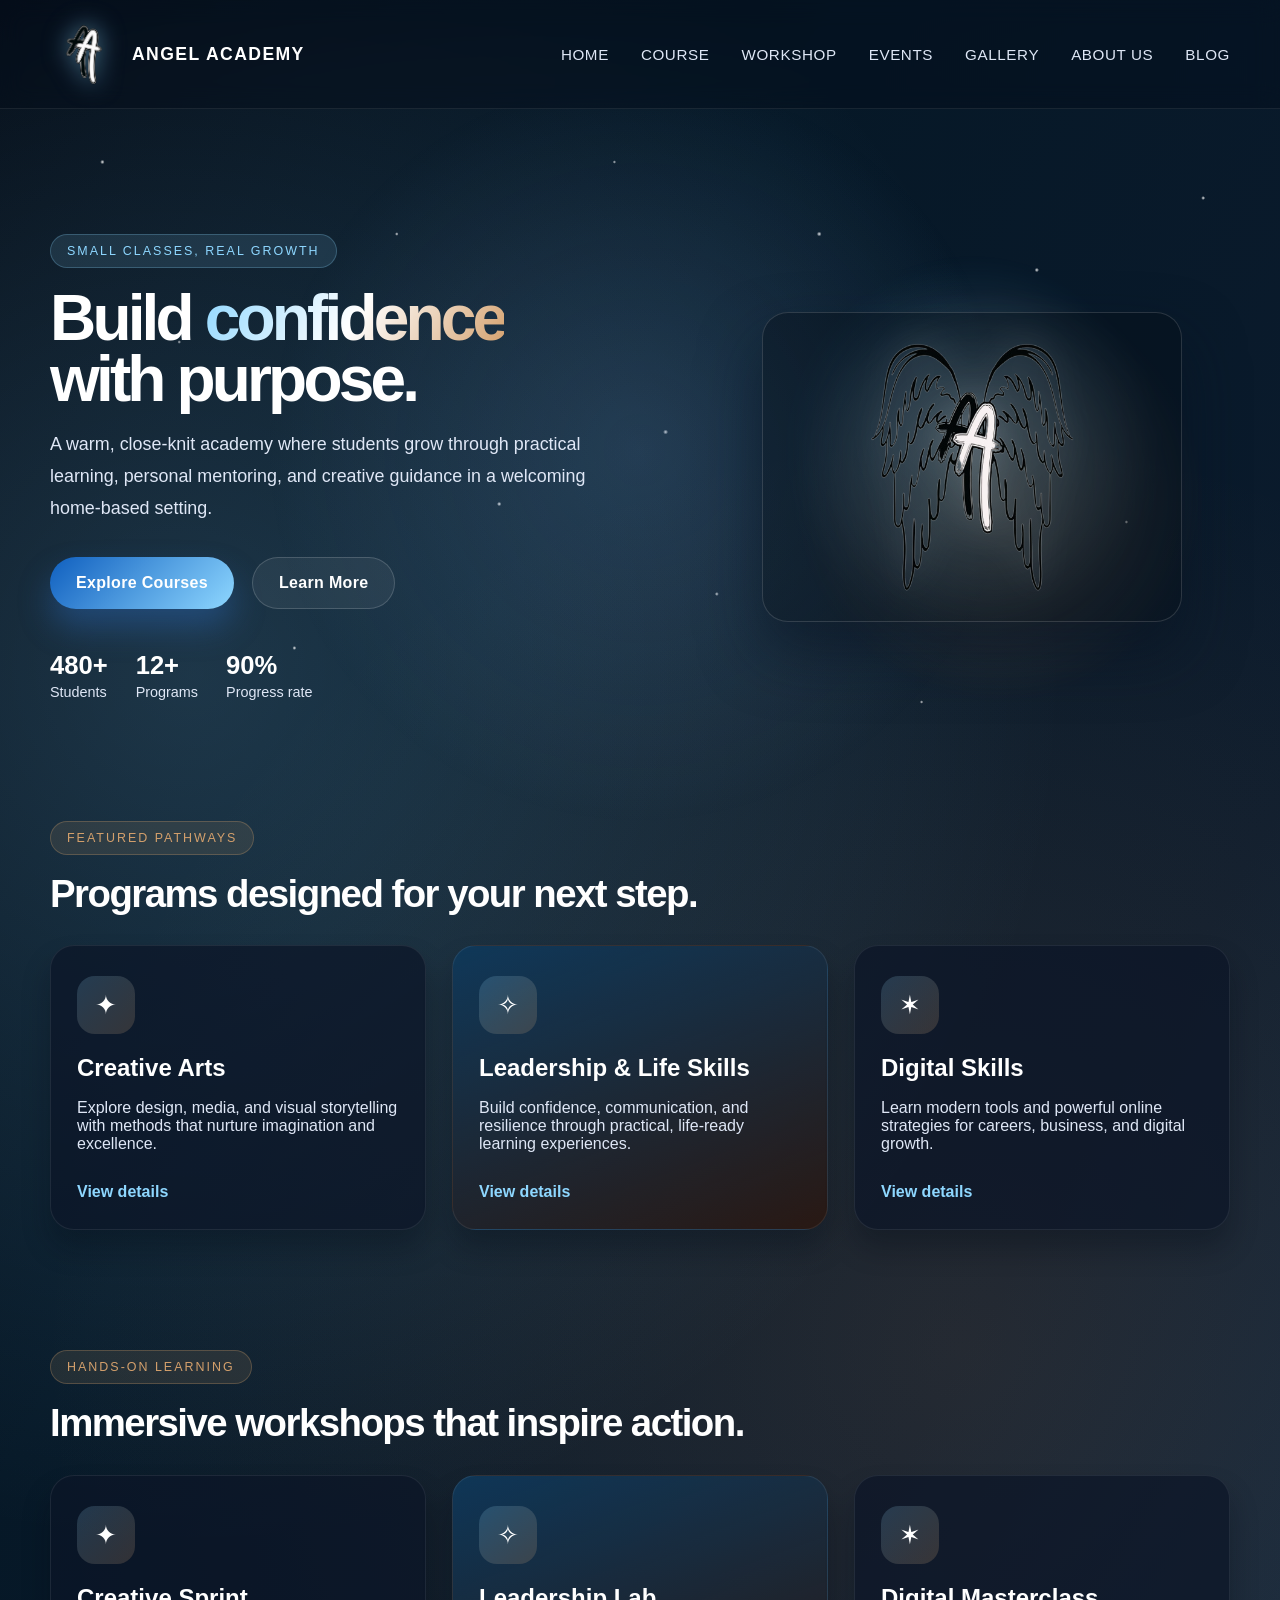
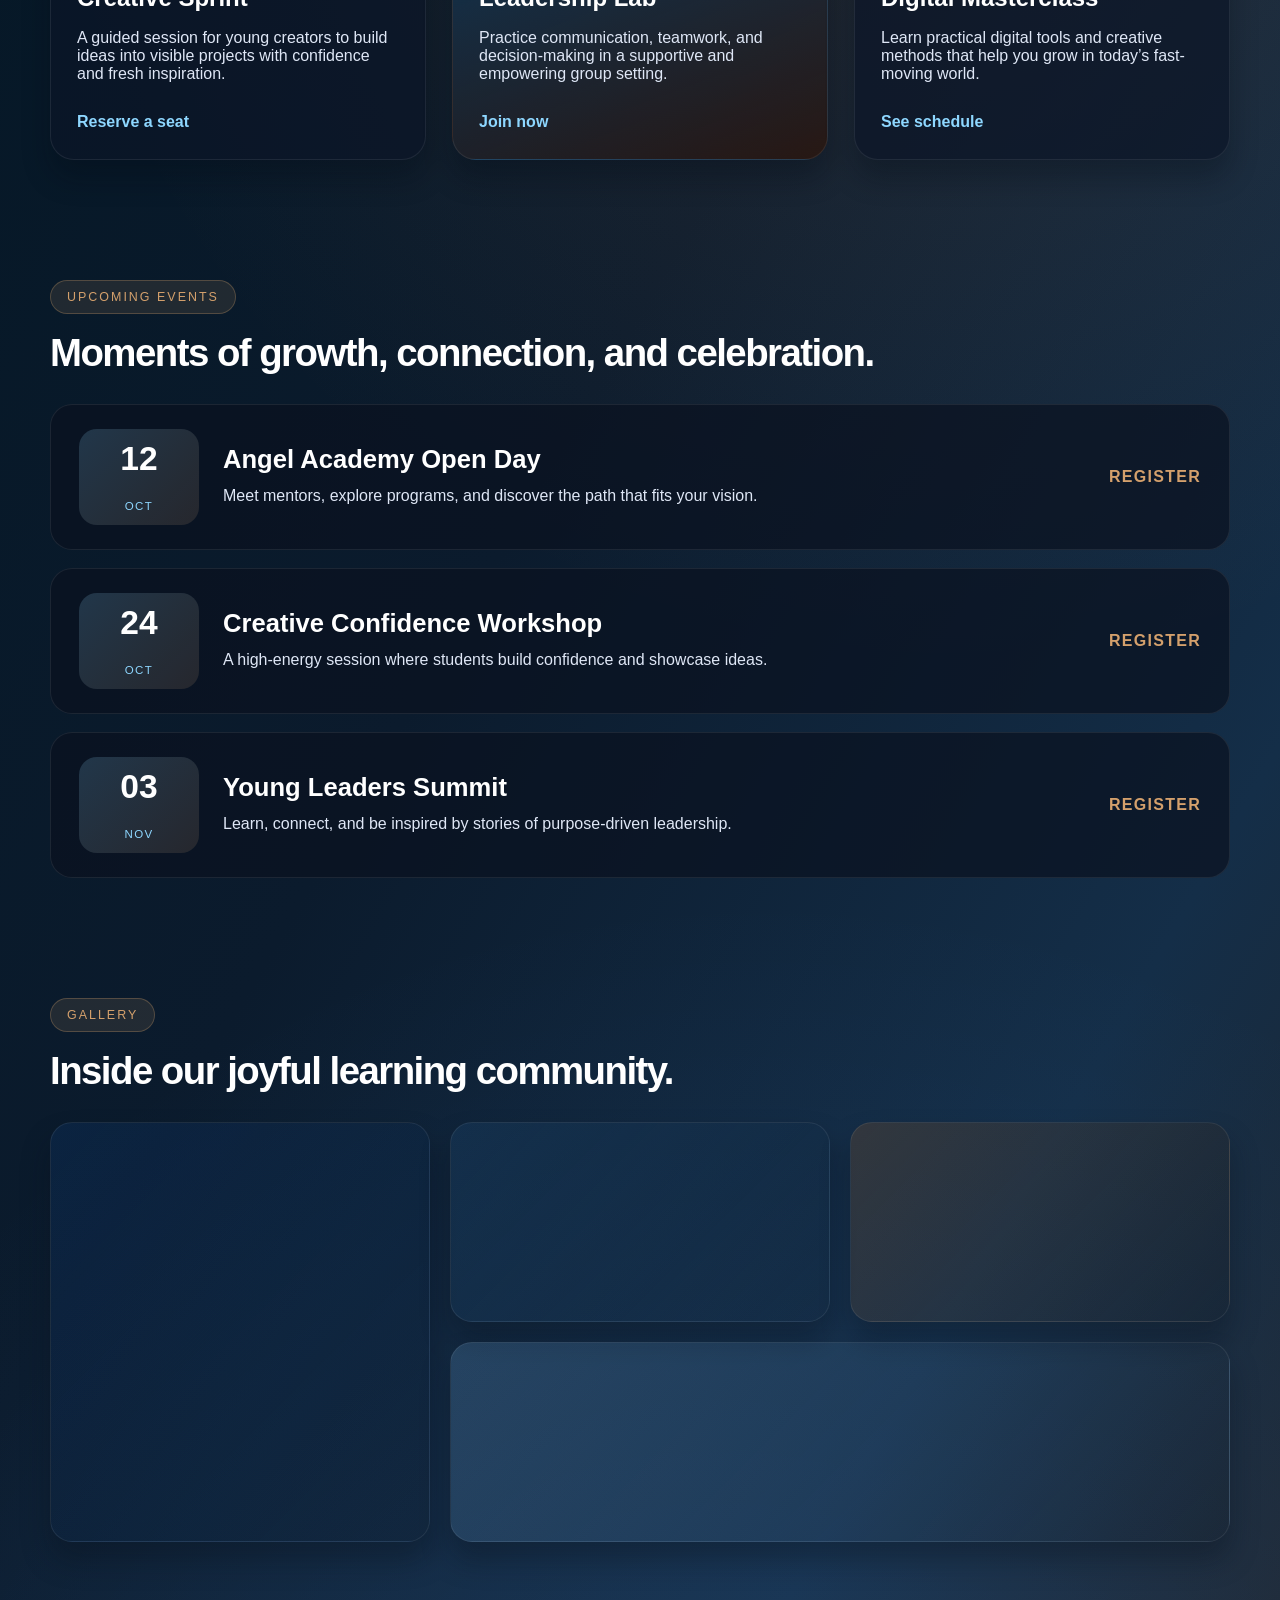
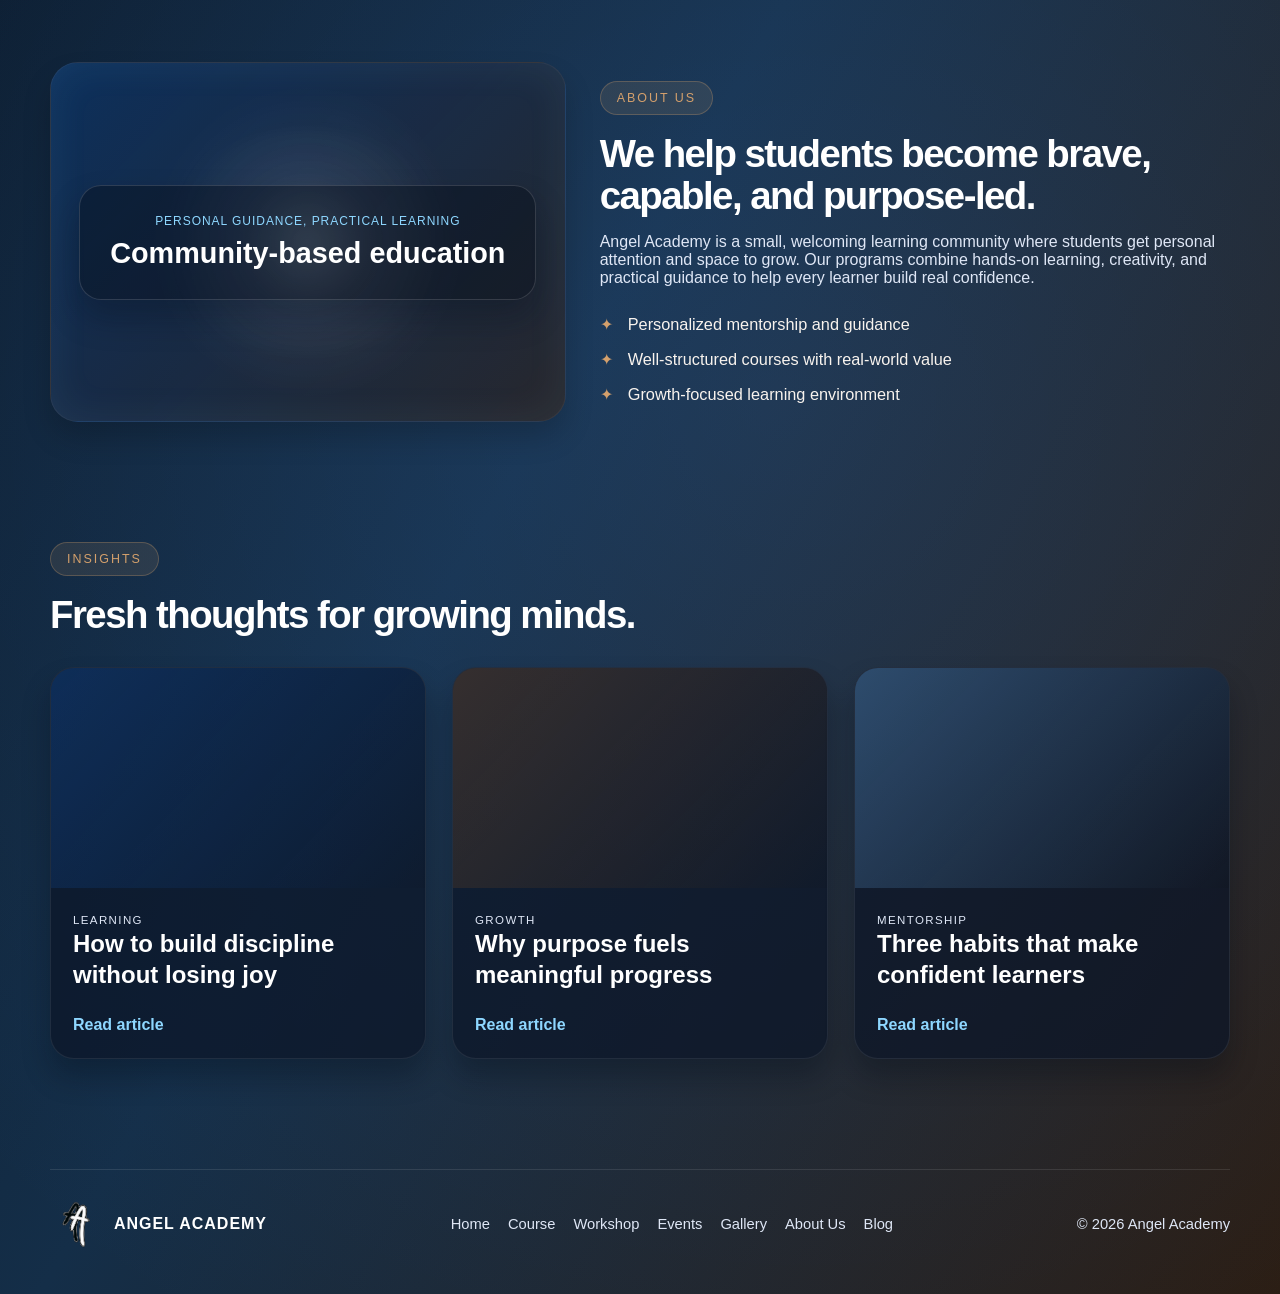
<file: index.html>
<!DOCTYPE html>
<html lang="en">
  <head>
    <meta charset="UTF-8" />
    <meta name="viewport" content="width=device-width, initial-scale=1.0" />
    <title>Angel Academy</title>
    <meta
      name="description"
      content="Angel Academy is a small, welcoming learning community focused on confidence, creativity, and practical growth."
    />
    <link rel="icon" type="image/png" href="Assets/AngelAcademyLOgoSmall.png" />
    <link rel="stylesheet" href="style.css" />
  </head>
  <body>
    <div class="page-shell">
      <header class="site-header">
        <div class="container nav-wrap">
          <a href="#home" class="brand" aria-label="Angel Academy home">
            <img src="Assets/AngelAcademyLOgoSmall.png" alt="Angel Academy logo" />
            <span>Angel Academy</span>
          </a>

          <nav class="main-nav" aria-label="Main navigation">
            <a href="#home">Home</a>
            <a href="#course">Course</a>
            <a href="#workshop">Workshop</a>
            <a href="#events">Events</a>
            <a href="gallery.html">Gallery</a>
            <a href="#about">About Us</a>
            <a href="#blog">Blog</a>
          </nav>
        </div>
        <div></div>
      </header>

      <main id="home">
        <section class="hero">
          <div class="container hero-grid">
            <div class="hero-copy">
              <span class="eyebrow">Small classes, real growth</span>
              <h1>
                Build <span class="gradient-text">confidence</span><br />
                with purpose.
              </h1>
              <p>
                A warm, close-knit academy where students grow through practical
                learning, personal mentoring, and creative guidance in a welcoming
                home-based setting.
              </p>

              <div class="hero-actions">
                <a class="primary-btn" href="#course">Explore Courses</a>
                <a class="secondary-btn" href="#about">Learn More</a>
              </div>

              <div class="stat-row" aria-label="Academy statistics">
                <div>
                  <strong>480+</strong>
                  <span>Students</span>
                </div>
                <div>
                  <strong>12+</strong>
                  <span>Programs</span>
                </div>
                <div>
                  <strong>90%</strong>
                  <span>Progress rate</span>
                </div>
              </div>
            </div>

            <div class="hero-visual" aria-label="Angel Academy branding illustration">
              <div class="halo halo-one"></div>
              <div class="halo halo-two"></div>
              <div class="logo-panel">
                <img src="Assets/AngelAcademyLOgo.png" alt="Angel Academy winged logo" />
              </div>
            </div>
          </div>
        </section>

        <section class="featured" id="course">
          <div class="container">
            <div class="section-heading">
              <span class="eyebrow eyebrow-alt">Featured pathways</span>
              <h2>Programs designed for your next step.</h2>
            </div>

            <div class="card-grid three-up">
              <article class="info-card">
                <div class="card-icon">✦</div>
                <h3>Creative Arts</h3>
                <p>
                  Explore design, media, and visual storytelling with methods that nurture
                  imagination and excellence.
                </p>
                <a href="#">View details</a>
              </article>

              <article class="info-card accent-card">
                <div class="card-icon">✧</div>
                <h3>Leadership & Life Skills</h3>
                <p>
                  Build confidence, communication, and resilience through practical, life-ready
                  learning experiences.
                </p>
                <a href="#">View details</a>
              </article>

              <article class="info-card">
                <div class="card-icon">✶</div>
                <h3>Digital Skills</h3>
                <p>
                  Learn modern tools and powerful online strategies for careers, business, and
                  digital growth.
                </p>
                <a href="#">View details</a>
              </article>
            </div>
          </div>
        </section>

        <section class="workshop" id="workshop">
          <div class="container">
            <div class="section-heading">
              <span class="eyebrow eyebrow-alt">Hands-on learning</span>
              <h2>Immersive workshops that inspire action.</h2>
            </div>

            <div class="card-grid three-up">
              <article class="info-card">
                <div class="card-icon">✦</div>
                <h3>Creative Sprint</h3>
                <p>
                  A guided session for young creators to build ideas into visible projects with
                  confidence and fresh inspiration.
                </p>
                <a href="#">Reserve a seat</a>
              </article>

              <article class="info-card accent-card">
                <div class="card-icon">✧</div>
                <h3>Leadership Lab</h3>
                <p>
                  Practice communication, teamwork, and decision-making in a supportive and
                  empowering group setting.
                </p>
                <a href="#">Join now</a>
              </article>

              <article class="info-card">
                <div class="card-icon">✶</div>
                <h3>Digital Masterclass</h3>
                <p>
                  Learn practical digital tools and creative methods that help you grow in today’s
                  fast-moving world.
                </p>
                <a href="#">See schedule</a>
              </article>
            </div>
          </div>
        </section>

        <section class="events" id="events">
          <div class="container">
            <div class="section-heading">
              <span class="eyebrow eyebrow-alt">Upcoming events</span>
              <h2>Moments of growth, connection, and celebration.</h2>
            </div>

            <div class="event-list">
              <div class="event-item">
                <div class="event-date">
                  <strong>12</strong>
                  <span>Oct</span>
                </div>
                <div class="event-details">
                  <h3>Angel Academy Open Day</h3>
                  <p>Meet mentors, explore programs, and discover the path that fits your vision.</p>
                </div>
                <a href="#">Register</a>
              </div>

              <div class="event-item">
                <div class="event-date">
                  <strong>24</strong>
                  <span>Oct</span>
                </div>
                <div class="event-details">
                  <h3>Creative Confidence Workshop</h3>
                  <p>A high-energy session where students build confidence and showcase ideas.</p>
                </div>
                <a href="#">Register</a>
              </div>

              <div class="event-item">
                <div class="event-date">
                  <strong>03</strong>
                  <span>Nov</span>
                </div>
                <div class="event-details">
                  <h3>Young Leaders Summit</h3>
                  <p>Learn, connect, and be inspired by stories of purpose-driven leadership.</p>
                </div>
                <a href="#">Register</a>
              </div>
            </div>
          </div>
        </section>

        <section class="gallery" id="gallery">
          <div class="container">
            <div class="section-heading">
              <span class="eyebrow eyebrow-alt">Gallery</span>
              <h2>Inside our joyful learning community.</h2>
            </div>

            <div class="gallery-grid">
              <div class="gallery-item tall image-g1"></div>
              <div class="gallery-item image-g2"></div>
              <div class="gallery-item image-g3"></div>
              <div class="gallery-item wide image-g4"></div>
            </div>
          </div>
        </section>

        <section class="about" id="about">
          <div class="container about-grid">
            <div class="about-visual">
              <div class="mini-panel">
                <span>Personal guidance, practical learning</span>
                <strong>Community-based education</strong>
              </div>
            </div>

            <div class="about-copy">
              <span class="eyebrow eyebrow-alt">About us</span>
              <h2>We help students become brave, capable, and purpose-led.</h2>
              <p>
                Angel Academy is a small, welcoming learning community where students get
                personal attention and space to grow. Our programs combine hands-on
                learning, creativity, and practical guidance to help every learner build
                real confidence.
              </p>

              <ul class="feature-list">
                <li>Personalized mentorship and guidance</li>
                <li>Well-structured courses with real-world value</li>
                <li>Growth-focused learning environment</li>
              </ul>
            </div>
          </div>
        </section>

        <section class="blog" id="blog">
          <div class="container">
            <div class="section-heading">
              <span class="eyebrow eyebrow-alt">Insights</span>
              <h2>Fresh thoughts for growing minds.</h2>
            </div>

            <div class="card-grid three-up">
              <article class="blog-card">
                <div class="blog-image image-one"></div>
                <div class="blog-copy">
                  <span>Learning</span>
                  <h3>How to build discipline without losing joy</h3>
                  <a href="#">Read article</a>
                </div>
              </article>

              <article class="blog-card">
                <div class="blog-image image-two"></div>
                <div class="blog-copy">
                  <span>Growth</span>
                  <h3>Why purpose fuels meaningful progress</h3>
                  <a href="#">Read article</a>
                </div>
              </article>

              <article class="blog-card">
                <div class="blog-image image-three"></div>
                <div class="blog-copy">
                  <span>Mentorship</span>
                  <h3>Three habits that make confident learners</h3>
                  <a href="#">Read article</a>
                </div>
              </article>
            </div>
          </div>
        </section>
      </main>

      <footer class="site-footer">
        <div class="container footer-wrap">
          <div class="footer-brand">
            <img src="Assets/AngelAcademyLOgoSmall.png" alt="Angel Academy logo" />
            <p>Angel Academy</p>
          </div>
          <div class="footer-links">
            <a href="#home">Home</a>
            <a href="#course">Course</a>
            <a href="#workshop">Workshop</a>
            <a href="#events">Events</a>
            <a href="#gallery">Gallery</a>
            <a href="#about">About Us</a>
            <a href="#blog">Blog</a>
          </div>
          <p class="copyright">© 2026 Angel Academy</p>
        </div>
      </footer>
    </div>
  </body>
</html>
</file>
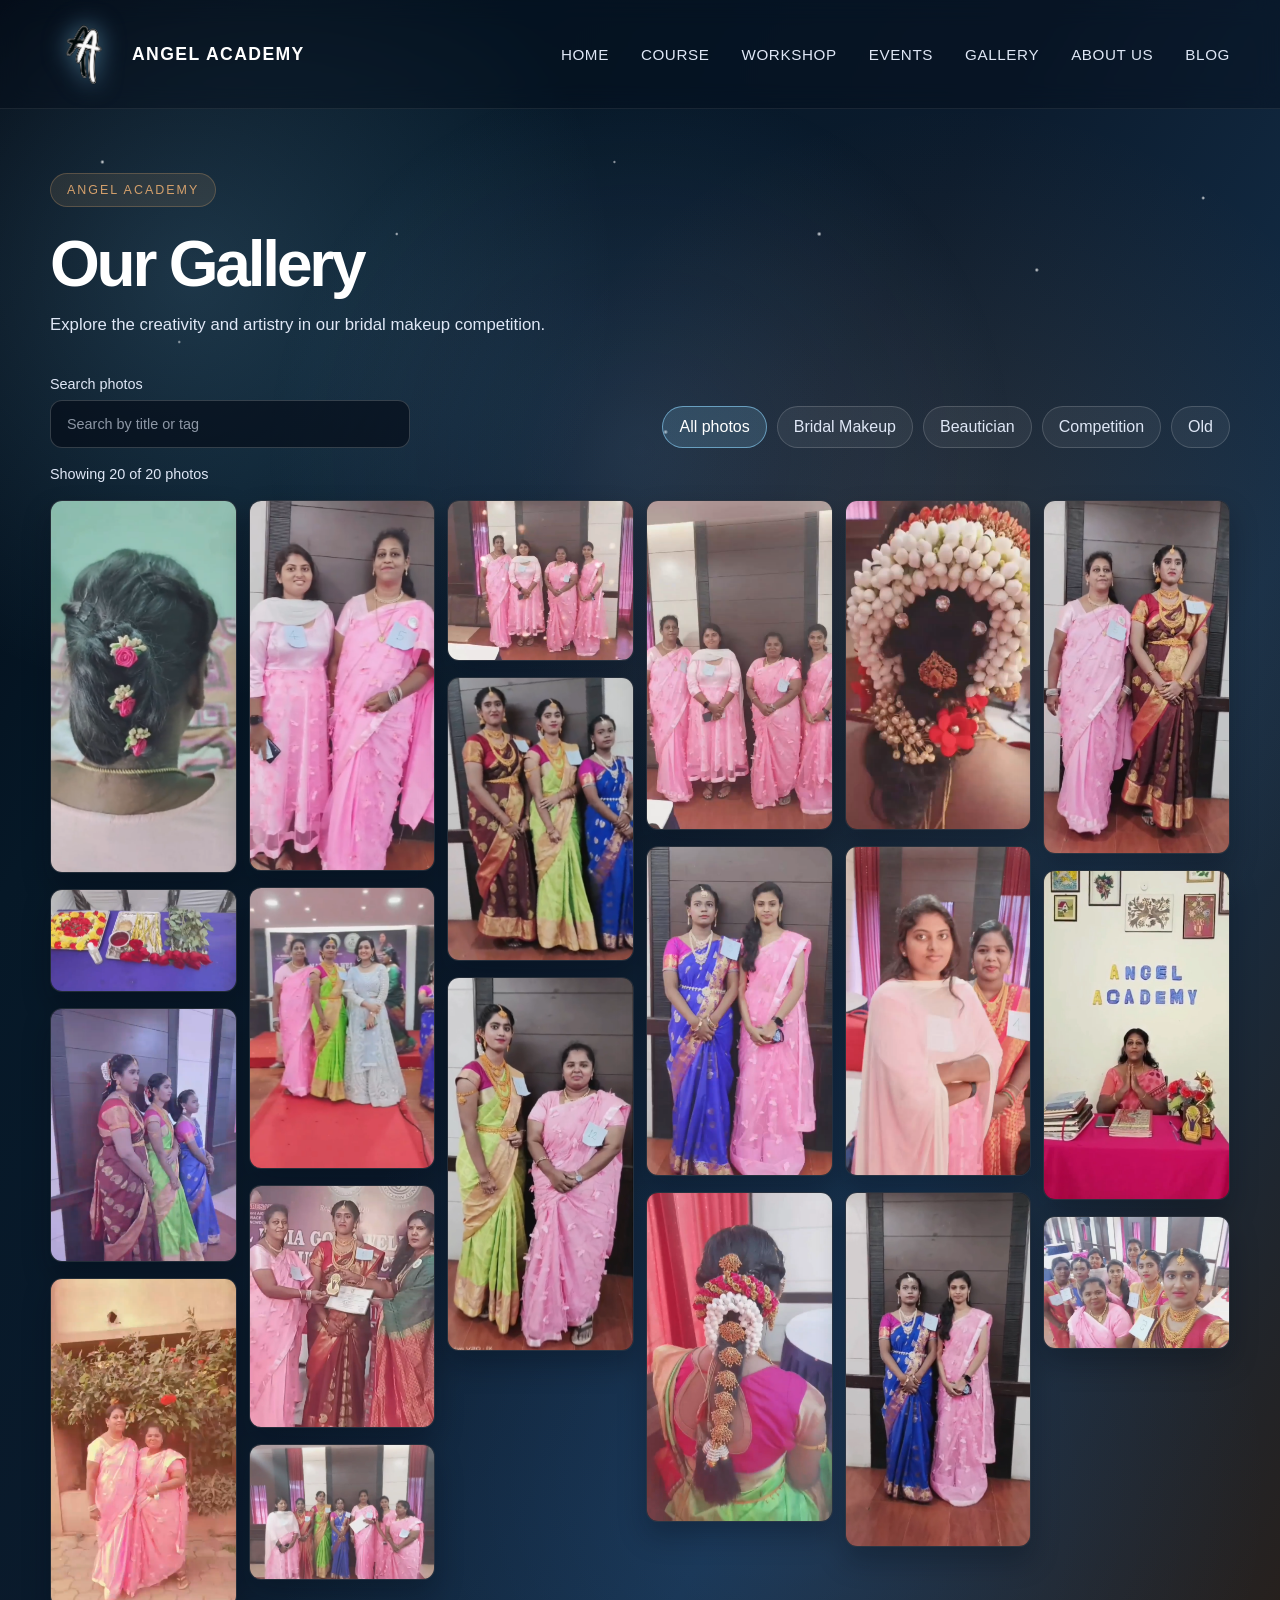
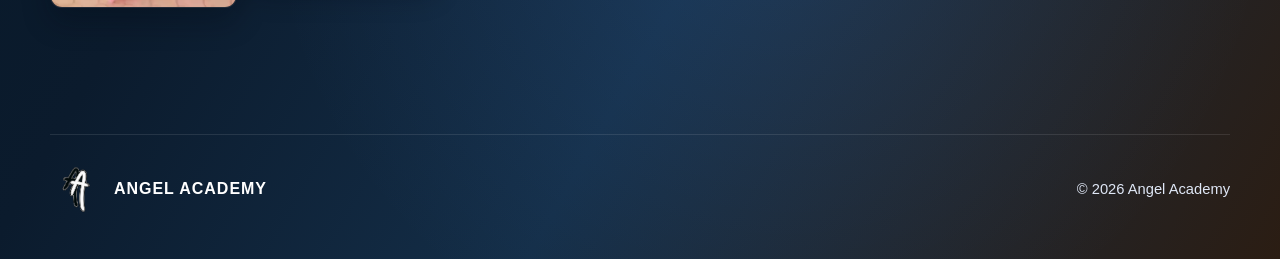
<file: gallery.html>
<!DOCTYPE html>
<html lang="en">
  <head>
    <meta charset="UTF-8" />
    <meta name="viewport" content="width=device-width, initial-scale=1.0" />
    <title>Gallery | Angel Academy</title>
    <meta
      name="description"
      content="Explore bridal makeup looks from Angel Academy's competition gallery."
    />
    <link rel="icon" type="image/png" href="Assets/AngelAcademyLOgoSmall.png" />
    <link rel="stylesheet" href="style.css" />
  </head>
  <body>
    <header class="site-header">
      <div class="container nav-wrap">
        <a href="index.html#home" class="brand" aria-label="Angel Academy home">
          <img src="Assets/AngelAcademyLOgoSmall.png" alt="" />
          <span>Angel Academy</span>
        </a>

        <nav class="main-nav" aria-label="Main navigation">
          <a href="index.html#home">Home</a>
          <a href="index.html#course">Course</a>
          <a href="index.html#workshop">Workshop</a>
          <a href="index.html#events">Events</a>
          <a href="gallery.html" aria-current="page">Gallery</a>
          <a href="index.html#about">About Us</a>
          <a href="index.html#blog">Blog</a>
        </nav>
      </div>
    </header>

    <main class="gallery-page">
      <section class="container" aria-labelledby="gallery-title">
        <div class="gallery-heading">
          <span class="eyebrow eyebrow-alt">Angel Academy</span>
          <h1 id="gallery-title">Our Gallery</h1>
          <p>Explore the creativity and artistry in our bridal makeup competition.</p>
        </div>

        <div class="gallery-controls">
          <label class="gallery-search">
            <span>Search photos</span>
            <input
              id="gallery-search"
              type="search"
              placeholder="Search by title or tag"
              autocomplete="off"
            />
          </label>

          <div class="gallery-tags" role="group" aria-label="Filter photos by tag">
            <button class="gallery-tag is-active" type="button" data-tag="all" aria-pressed="true">
              All photos
            </button>
            <button class="gallery-tag" type="button" data-tag="bridal-makeup" aria-pressed="false">
              Bridal Makeup
            </button>
            <button class="gallery-tag" type="button" data-tag="beautician" aria-pressed="false">
              Beautician
            </button>
            <button class="gallery-tag" type="button" data-tag="competition" aria-pressed="false">
              Competition
            </button>
            <button class="gallery-tag" type="button" data-tag="old" aria-pressed="false">
              Old
            </button>
          </div>
        </div>

        <p class="gallery-count" id="gallery-count" aria-live="polite"></p>

        <div class="gallery-photos" id="gallery-photos">
          <figure class="gallery-photo" data-title="Bridal Makeup Competition - Look 01" data-tags="beautician bridal-makeup competition old">
            <img src="Assets/Gallery/Bridal_Makeup_Comp_JanY22%20(1).png" alt="Bridal makeup competition look 1" />
            <figcaption>Bridal Makeup Competition - Look 01</figcaption>
          </figure>
          <figure class="gallery-photo" data-title="Bridal Makeup Competition - Look 02" data-tags="beautician bridal-makeup competition old">
            <img src="Assets/Gallery/Bridal_Makeup_Comp_JanY22%20(2).png" alt="Bridal makeup competition look 2" />
            <figcaption>Bridal Makeup Competition - Look 02</figcaption>
          </figure>
          <figure class="gallery-photo" data-title="Bridal Makeup Competition - Look 03" data-tags="  beautician bridal-makeup competition old">
            <img src="Assets/Gallery/Bridal_Makeup_Comp_JanY22%20(3).png" alt="Bridal makeup competition look 3" />
            <figcaption>Bridal Makeup Competition - Look 03</figcaption>
          </figure>
          <figure class="gallery-photo" data-title="Bridal Makeup Competition - Look 04" data-tags="beautician  bridal-makeupcompetition old">
            <img src="Assets/Gallery/Bridal_Makeup_Comp_JanY22%20(4).png" alt="Bridal makeup competition look 4" />
            <figcaption>Bridal Makeup Competition - Look 04</figcaption>
          </figure>
          <figure class="gallery-photo" data-title="Bridal Makeup Competition - Look 05" data-tags="bridal-makeup competition old">
            <img src="Assets/Gallery/Bridal_Makeup_Comp_JanY22%20(5).png" alt="Bridal makeup competition look 5" />
            <figcaption>Bridal Makeup Competition - Look 05</figcaption>
          </figure>
          <figure class="gallery-photo" data-title="Bridal Makeup Competition - Look 06" data-tags="bridal-makeup competition old">
            <img src="Assets/Gallery/Bridal_Makeup_Comp_JanY22%20(6).png" alt="Bridal makeup competition look 6" />
            <figcaption>Bridal Makeup Competition - Look 06</figcaption>
          </figure>
          <figure class="gallery-photo" data-title="Bridal Makeup Competition - Look 07" data-tags="bridal-makeup competition old">
            <img src="Assets/Gallery/Bridal_Makeup_Comp_JanY22%20(7).png" alt="Bridal makeup competition look 7" />
            <figcaption>Bridal Makeup Competition - Look 07</figcaption>
          </figure>
          <figure class="gallery-photo" data-title="Bridal Makeup Competition - Look 08" data-tags="bridal-makeup competition old">
            <img src="Assets/Gallery/Bridal_Makeup_Comp_JanY22%20(8).png" alt="Bridal makeup competition look 8" />
            <figcaption>Bridal Makeup Competition - Look 08</figcaption>
          </figure>
          <figure class="gallery-photo" data-title="Bridal Makeup Competition - Look 09" data-tags="beautician bridal-makeup competition old">
            <img src="Assets/Gallery/Bridal_Makeup_Comp_JanY22%20(9).png" alt="Bridal makeup competition look 9" />
            <figcaption>Bridal Makeup Competition - Look 09</figcaption>
          </figure>
          <figure class="gallery-photo" data-title="Bridal Makeup Competition - Look 10" data-tags="beautician bridal-makeup competition old">
            <img src="Assets/Gallery/Bridal_Makeup_Comp_JanY22%20(10).png" alt="Bridal makeup competition look 10" />
            <figcaption>Bridal Makeup Competition - Look 10</figcaption>
          </figure>
          <figure class="gallery-photo" data-title="Bridal Makeup Competition - Look 11" data-tags="beautician bridal-makeup competition old">
            <img src="Assets/Gallery/Bridal_Makeup_Comp_JanY22%20(11).png" alt="Bridal makeup competition look 11" />
            <figcaption>Bridal Makeup Competition - Look 11</figcaption>
          </figure>
          <figure class="gallery-photo" data-title="Bridal Makeup Competition - Look 12" data-tags="beautician bridal-makeup competition old">
            <img src="Assets/Gallery/Bridal_Makeup_Comp_JanY22%20(12).png" alt="Bridal makeup competition look 12" />
            <figcaption>Bridal Makeup Competition - Look 12</figcaption>
          </figure>
          <figure class="gallery-photo" data-title="Bridal Makeup Competition - Look 13" data-tags="beautician bridal-makeup competition old">
            <img src="Assets/Gallery/Bridal_Makeup_Comp_JanY22%20(13).png" alt="Bridal makeup competition look 13" />
            <figcaption>Bridal Makeup Competition - Look 13</figcaption>
          </figure>
          <figure class="gallery-photo" data-title="Bridal Makeup Competition - Look 14" data-tags="beautician bridal-makeup competition old">
            <img src="Assets/Gallery/Bridal_Makeup_Comp_JanY22%20(14).png" alt="Bridal makeup competition look 14" />
            <figcaption>Bridal Makeup Competition - Look 14</figcaption>
          </figure>
          <figure class="gallery-photo" data-title="Bridal Makeup Competition - Look 15" data-tags="beautician bridal-makeup competition old">
            <img src="Assets/Gallery/Bridal_Makeup_Comp_JanY22%20(15).png" alt="Bridal makeup competition look 15" />
            <figcaption>Bridal Makeup Competition - Look 15</figcaption>
          </figure>
          <figure class="gallery-photo" data-title="Bridal Makeup Competition - Look 16" data-tags="beautician bridal-makeup competition old">
            <img src="Assets/Gallery/Bridal_Makeup_Comp_JanY22%20(16).png" alt="Bridal makeup competition look 16" />
            <figcaption>Bridal Makeup Competition - Look 16</figcaption>
          </figure>
          <figure class="gallery-photo" data-title="Bridal Makeup Competition - Look 17" data-tags="beautician bridal-makeup competition old">
            <img src="Assets/Gallery/Bridal_Makeup_Comp_JanY22%20(17).png" alt="Bridal makeup competition look 17" />
            <figcaption>Bridal Makeup Competition - Look 17</figcaption>
          </figure>
          <figure class="gallery-photo" data-title="Bridal Makeup Competition - Look 18" data-tags="beautician bridal-makeup competition old">
            <img src="Assets/Gallery/Bridal_Makeup_Comp_JanY22%20(18).png" alt="Bridal makeup competition look 18" />
            <figcaption>Bridal Makeup Competition - Look 18</figcaption>
          </figure>
          <figure class="gallery-photo" data-title="Bridal Makeup Competition - Look 19" data-tags="beautician bridal-makeup competition old">
            <img src="Assets/Gallery/Bridal_Makeup_Comp_JanY22%20(19).png" alt="Bridal makeup competition look 19" />
            <figcaption>Bridal Makeup Competition - Look 19</figcaption>
          </figure>
          <figure class="gallery-photo" data-title="Bridal Makeup Competition - Look 20" data-tags="beautician bridal-makeup competition old">
            <img src="Assets/Gallery/Bridal_Makeup_Comp_JanY22%20(20).png" alt="Bridal makeup competition look 20" />
            <figcaption>Bridal Makeup Competition - Look 20</figcaption>
          </figure>
        </div>
        <p class="gallery-empty" id="gallery-empty" hidden>No photos match your search.</p>
      </section>
    </main>

    <footer class="site-footer">
      <div class="container footer-wrap">
        <div class="footer-brand">
          <img src="Assets/AngelAcademyLOgoSmall.png" alt="" />
          <p>Angel Academy</p>
        </div>
        <p class="copyright">© 2026 Angel Academy</p>
      </div>
    </footer>

    <script>
      const searchInput = document.querySelector("#gallery-search");
      const tagButtons = document.querySelectorAll(".gallery-tag");
      const gallery = document.querySelector("#gallery-photos");
      const photos = [...gallery.querySelectorAll(".gallery-photo")];
      const count = document.querySelector("#gallery-count");
      const emptyMessage = document.querySelector("#gallery-empty");
      let activeTag = "all";

      const getPhotoNumber = (photo) => {
        const match = photo.querySelector("img").getAttribute("src").match(/\((\d+)\)\.png$/);
        return match ? Number(match[1]) : 0;
      };

      photos
        .sort((first, second) => getPhotoNumber(second) - getPhotoNumber(first))
        .forEach((photo) => gallery.append(photo));

      function filterPhotos() {
        const query = searchInput.value.trim().toLowerCase();
        let visibleCount = 0;

        photos.forEach((photo) => {
          const matchesTag =
            activeTag === "all" || photo.dataset.tags.split(" ").includes(activeTag);
          const matchesSearch = `${photo.dataset.title} ${photo.dataset.tags}`
            .toLowerCase()
            .includes(query);
          const isVisible = matchesTag && matchesSearch;

          photo.hidden = !isVisible;
          if (isVisible) visibleCount += 1;
        });

        count.textContent = `Showing ${visibleCount} of ${photos.length} photos`;
        emptyMessage.hidden = visibleCount > 0;
      }

      searchInput.addEventListener("input", filterPhotos);
      tagButtons.forEach((button) => {
        button.addEventListener("click", () => {
          activeTag = button.dataset.tag;
          tagButtons.forEach((tagButton) => {
            const isActive = tagButton === button;
            tagButton.classList.toggle("is-active", isActive);
            tagButton.setAttribute("aria-pressed", String(isActive));
          });
          filterPhotos();
        });
      });

      filterPhotos();
    </script>
  </body>
</html>
</file>
<file: style.css>
:root {
  --bg-deep: #0d2246;
  --bg-mid: #0c1f38;
  --bg-soft: #1b4472;
  --blue-strong: #0f5fbf;
  --blue-light: #8ed7ff;
  --brown-strong: #442508;
  --brown-soft: #d4a06c;
  --ivory: #f8f3ee;
  --white: #ffffff;
  --muted: #dfe7f6;
  --shadow: rgba(7, 15, 30, 0.38);
}

* {
  box-sizing: border-box;
}

html {
  scroll-behavior: smooth;
}

body {
  margin: 0;
  font-family: "Segoe UI", Tahoma, Geneva, Verdana, sans-serif;
  background:
    radial-gradient(circle at 15% 15%, rgba(142, 215, 255, 0.18), transparent 22%),
    radial-gradient(circle at 75% 30%, rgba(221, 150, 90, 0.12), transparent 28%),
    radial-gradient(circle at 60% 80%, rgba(94, 160, 255, 0.12), transparent 30%),
    linear-gradient(120deg, #010812 0%, #061827 22%, #0b1b2d 45%, #142e48 68%, #2b1d13 100%);
  color: var(--white);
  position: relative;
}

body::before {
  content: "";
  position: fixed;
  inset: 0;
  background-image:
    radial-gradient(2.2px 2.2px at 8% 18%, rgba(255,255,255,0.9), transparent 100%),
    radial-gradient(1.8px 1.8px at 14% 38%, rgba(255,255,255,0.7), transparent 100%),
    radial-gradient(2px 2px at 23% 72%, rgba(255,255,255,0.9), transparent 100%),
    radial-gradient(1.8px 1.8px at 31% 26%, rgba(255,255,255,0.85), transparent 100%),
    radial-gradient(2.2px 2.2px at 39% 56%, rgba(255,255,255,0.9), transparent 100%),
    radial-gradient(1.7px 1.7px at 48% 18%, rgba(255,255,255,0.75), transparent 100%),
    radial-gradient(2px 2px at 56% 66%, rgba(255,255,255,0.8), transparent 100%),
    radial-gradient(2.4px 2.4px at 64% 26%, rgba(255,255,255,0.9), transparent 100%),
    radial-gradient(1.7px 1.7px at 72% 78%, rgba(255,255,255,0.8), transparent 100%),
    radial-gradient(2.2px 2.2px at 81% 30%, rgba(255,255,255,0.9), transparent 100%),
    radial-gradient(1.8px 1.8px at 88% 58%, rgba(255,255,255,0.8), transparent 100%),
    radial-gradient(2px 2px at 94% 22%, rgba(255,255,255,0.9), transparent 100%),
    radial-gradient(2.5px 2.5px at 52% 48%, rgba(255,255,255,0.78), transparent 100%);
  opacity: 1;
  pointer-events: none;
  z-index: 0;
}

body::after {
  content: "";
  position: fixed;
  inset: 0;
  background: radial-gradient(circle at center, rgba(154, 197, 255, 0.14), transparent 48%);
  pointer-events: none;
  z-index: 0;
}

.page-shell,
.site-header,
main,
.site-footer {
  position: relative;
  z-index: 1;
}

img {
  max-width: 100%;
  display: block;
}

 a {
  text-decoration: none;
}

.page-shell {
  min-height: 100vh;
  overflow: hidden;
}

.container {
  width: min(1180px, calc(100% - 48px));
  margin: 0 auto;
}

.site-header {
  position: sticky;
  top: 0;
  z-index: 10;
  background: rgba(5, 13, 25, 0.38);
  backdrop-filter: blur(12px);
  border-bottom: 1px solid rgba(255, 255, 255, 0.08);
}

.nav-wrap {
  display: flex;
  align-items: center;
  justify-content: space-between;
  padding: 20px 0;
  gap: 28px;
}

.brand {
  display: inline-flex;
  align-items: center;
  gap: 14px;
  color: var(--white);
  font-size: 1.1rem;
  font-weight: 700;
  letter-spacing: 0.08em;
  text-transform: uppercase;
}

.brand img {
  width: 68px;
  height: 68px;
  filter: drop-shadow(0 0 12px rgba(142, 215, 255, 0.5));
}

.main-nav {
  margin-left: auto;
  display: flex;
  justify-content: flex-end;
  align-items: center;
  gap: 2rem;
  flex-wrap: wrap;
}

.main-nav a {
  position: relative;
  color: var(--muted);
  font-size: 0.95rem;
  letter-spacing: 0.04em;
  text-transform: uppercase;
  transition: color 0.25s ease;
}

.main-nav a::after {
  content: "";
  position: absolute;
  left: 0;
  bottom: -8px;
  width: 100%;
  height: 2px;
  background: linear-gradient(90deg, var(--brown-soft), var(--blue-light));
  transform: scaleX(0);
  transform-origin: left;
  transition: transform 0.25s ease;
}

.main-nav a:hover,
.main-nav a:focus-visible {
  color: var(--white);
}

.main-nav a:hover::after,
.main-nav a:focus-visible::after {
  transform: scaleX(1);
}

.hero {
  padding: 88px 0 44px;
}

.hero-grid {
  display: grid;
  grid-template-columns: 1.1fr 0.9fr;
  gap: 34px;
  align-items: center;
}

.eyebrow {
  display: inline-flex;
  align-items: center;
  padding: 9px 16px;
  border-radius: 999px;
  background: rgba(142, 215, 255, 0.12);
  border: 1px solid rgba(142, 215, 255, 0.24);
  color: var(--blue-light);
  font-size: 0.78rem;
  letter-spacing: 0.16em;
  text-transform: uppercase;
}

.eyebrow-alt {
  color: var(--brown-soft);
  background: rgba(212, 160, 108, 0.12);
  border-color: rgba(212, 160, 108, 0.28);
}

.hero-copy h1 {
  margin: 20px 0 18px;
  font-size: clamp(3rem, 5vw, 5.2rem);
  line-height: 0.95;
  letter-spacing: -0.06em;
  text-transform: none;
}

.gradient-text {
  background: linear-gradient(120deg, var(--blue-light), var(--white), var(--brown-soft));
  -webkit-background-clip: text;
  background-clip: text;
  color: transparent;
}

.hero-copy p {
  max-width: 560px;
  margin: 0;
  color: var(--muted);
  font-size: 1.12rem;
  line-height: 1.8;
}

.hero-actions {
  display: flex;
  flex-wrap: wrap;
  gap: 18px;
  margin-top: 32px;
}

.primary-btn,
.secondary-btn {
  display: inline-flex;
  align-items: center;
  justify-content: center;
  min-height: 52px;
  padding: 0 26px;
  border-radius: 999px;
  font-weight: 700;
  letter-spacing: 0.02em;
  transition: transform 0.25s ease, box-shadow 0.25s ease;
}

.primary-btn {
  background: linear-gradient(135deg, var(--blue-strong), var(--blue-light));
  color: var(--white);
  box-shadow: 0 18px 32px rgba(44, 111, 196, 0.4);
}

.secondary-btn {
  background: rgba(255, 255, 255, 0.06);
  border: 1px solid rgba(255, 255, 255, 0.16);
  color: var(--white);
}

.primary-btn:hover,
.secondary-btn:hover,
.primary-btn:focus-visible,
.secondary-btn:focus-visible {
  transform: translateY(-2px);
}

.stat-row {
  display: flex;
  flex-wrap: wrap;
  gap: 28px;
  margin-top: 42px;
}

.stat-row div {
  display: flex;
  flex-direction: column;
  gap: 4px;
}

.stat-row strong {
  font-size: clamp(1.4rem, 2vw, 2rem);
  color: var(--white);
}

.stat-row span {
  color: var(--muted);
  font-size: 0.9rem;
}

.hero-visual {
  position: relative;
  min-height: 540px;
  display: flex;
  align-items: center;
  justify-content: center;
}

.halo {
  position: absolute;
  border-radius: 50%;
  filter: blur(10px);
  opacity: 0.9;
}

.halo-one {
  width: 380px;
  height: 380px;
  background: radial-gradient(circle, rgba(142, 215, 255, 0.42), rgba(142, 215, 255, 0.03) 62%, transparent 72%);
  top: 60px;
}

.halo-two {
  width: 420px;
  height: 420px;
  background: radial-gradient(circle, rgba(212, 160, 108, 0.28), rgba(212, 160, 108, 0.02) 65%, transparent 72%);
  bottom: 30px;
  right: 20px;
}

.logo-panel {
  position: relative;
  z-index: 1;
  width: min(420px, 100%);
  padding: 28px;
  border: 1px solid rgba(255, 255, 255, 0.14);
  border-radius: 26px;
  background: rgba(4, 12, 22, 0.36);
  box-shadow: 0 30px 60px rgba(8, 18, 32, 0.55);
}

.logo-panel img {
  width: 100%;
  margin: 0 auto;
  filter: drop-shadow(0 0 18px rgba(255, 255, 255, 0.2));
}

.featured,
.workshop,
.events,
.gallery,
.blog,
.about {
  padding: 40px 0 80px;
}

.section-heading {
  margin-bottom: 30px;
}

.section-heading h2,
.about-copy h2 {
  margin: 18px 0 0;
  font-size: clamp(2rem, 3vw, 3rem);
  line-height: 1.1;
  letter-spacing: -0.04em;
}

.card-grid {
  display: grid;
  gap: 26px;
}

.three-up {
  grid-template-columns: repeat(3, minmax(0, 1fr));
}

.info-card,
.blog-card {
  background: rgba(12, 22, 39, 0.72);
  border: 1px solid rgba(255, 255, 255, 0.08);
  border-radius: 24px;
  overflow: hidden;
  box-shadow: 0 18px 28px rgba(3, 10, 20, 0.3);
}

.info-card {
  padding: 30px 26px 28px;
}

.card-icon {
  width: 58px;
  height: 58px;
  display: grid;
  place-items: center;
  border-radius: 18px;
  background: linear-gradient(135deg, rgba(142, 215, 255, 0.18), rgba(212, 160, 108, 0.2));
  color: var(--white);
  font-size: 1.6rem;
  margin-bottom: 18px;
}

.info-card h3,
.blog-copy h3 {
  margin: 0 0 12px;
  font-size: 1.5rem;
  line-height: 1.3;
}

.info-card p,
.about-copy p,
.blog-copy span {
  color: var(--muted);
}

.info-card a,
.blog-copy a {
  display: inline-block;
  margin-top: 14px;
  color: var(--blue-light);
  font-weight: 700;
}

.accent-card {
  background: linear-gradient(160deg, rgba(14, 57, 92, 0.9), rgba(45, 19, 8, 0.72));
}

.about-grid {
  display: grid;
  grid-template-columns: 0.9fr 1.1fr;
  gap: 34px;
  align-items: center;
}

.about-visual {
  min-height: 360px;
  display: flex;
  align-items: center;
  justify-content: center;
  border-radius: 28px;
  background:
    linear-gradient(135deg, rgba(15, 95, 191, 0.35), rgba(141, 87, 37, 0.2)),
    radial-gradient(circle at center, rgba(255, 255, 255, 0.1), transparent 50%),
    rgba(10, 18, 32, 0.75);
  border: 1px solid rgba(255, 255, 255, 0.08);
  box-shadow: inset 0 0 40px rgba(142, 215, 255, 0.08), 0 16px 28px rgba(0, 0, 0, 0.18);
  position: relative;
}

.about-visual::before {
  content: "";
  position: absolute;
  inset: 18% 18%;
  border-radius: 50%;
  background: radial-gradient(circle, rgba(255, 255, 255, 0.18), rgba(255, 255, 255, 0.04) 32%, transparent 70%);
  filter: blur(6px);
}

.mini-panel {
  position: relative;
  z-index: 1;
  display: grid;
  gap: 8px;
  padding: 28px 30px;
  border: 1px solid rgba(255, 255, 255, 0.14);
  border-radius: 22px;
  background: rgba(7, 13, 26, 0.42);
  box-shadow: 0 18px 32px rgba(7, 17, 31, 0.32);
  text-align: center;
}

.mini-panel span {
  color: var(--blue-light);
  text-transform: uppercase;
  letter-spacing: 0.08em;
  font-size: 0.75rem;
}

.mini-panel strong {
  font-size: 1.8rem;
  line-height: 1.2;
}

.feature-list {
  list-style: none;
  padding: 0;
  margin: 28px 0 0;
  display: grid;
  gap: 16px;
}

.feature-list li {
  position: relative;
  padding-left: 28px;
  color: var(--ivory);
  font-size: 1.02rem;
}

.feature-list li::before {
  content: "✦";
  position: absolute;
  left: 0;
  color: var(--brown-soft);
}

.event-list {
  display: grid;
  gap: 18px;
}

.event-item {
  display: grid;
  grid-template-columns: 120px 1fr auto;
  align-items: center;
  gap: 24px;
  padding: 24px 28px;
  border-radius: 22px;
  background: rgba(10, 18, 32, 0.7);
  border: 1px solid rgba(255, 255, 255, 0.08);
}

.event-date {
  display: grid;
  place-items: center;
  width: 100%;
  min-height: 96px;
  border-radius: 18px;
  background: linear-gradient(135deg, rgba(142, 215, 255, 0.18), rgba(212, 160, 108, 0.14));
  color: var(--white);
}

.event-date strong {
  font-size: 2.1rem;
  line-height: 1;
}

.event-date span {
  text-transform: uppercase;
  letter-spacing: 0.12em;
  font-size: 0.72rem;
  color: var(--blue-light);
}

.event-details h3 {
  margin: 0 0 8px;
  font-size: 1.6rem;
}

.event-details p {
  margin: 0;
  color: var(--muted);
  line-height: 1.7;
}

.event-item a {
  color: var(--brown-soft);
  font-weight: 700;
  text-transform: uppercase;
  letter-spacing: 0.08em;
}

.gallery-grid {
  display: grid;
  grid-template-columns: repeat(3, minmax(0, 1fr));
  grid-auto-rows: 200px;
  gap: 20px;
}

.gallery-page {
  padding: 64px 0 80px;
}

.gallery-heading {
  margin-bottom: 36px;
}

.gallery-heading h1 {
  margin: 20px 0 10px;
  font-size: clamp(2.5rem, 5vw, 4.5rem);
  letter-spacing: -0.05em;
}

.gallery-heading p {
  margin: 0;
  color: var(--muted);
  font-size: 1.05rem;
  line-height: 1.7;
}

.gallery-controls {
  display: flex;
  align-items: flex-end;
  justify-content: space-between;
  gap: 24px;
  margin-bottom: 18px;
}

.gallery-search {
  display: grid;
  gap: 8px;
  width: min(100%, 360px);
  color: var(--muted);
  font-size: 0.9rem;
}

.gallery-search input {
  width: 100%;
  min-height: 48px;
  padding: 0 16px;
  border: 1px solid rgba(255, 255, 255, 0.18);
  border-radius: 12px;
  outline: none;
  background: rgba(5, 13, 25, 0.68);
  color: var(--white);
  font: inherit;
}

.gallery-search input:focus {
  border-color: var(--blue-light);
  box-shadow: 0 0 0 3px rgba(142, 215, 255, 0.16);
}

.gallery-search input::placeholder {
  color: rgba(223, 231, 246, 0.62);
}

.gallery-tags {
  display: flex;
  flex-wrap: wrap;
  gap: 10px;
}

.gallery-tag {
  min-height: 42px;
  padding: 0 16px;
  border: 1px solid rgba(255, 255, 255, 0.16);
  border-radius: 999px;
  background: rgba(255, 255, 255, 0.06);
  color: var(--muted);
  font: inherit;
  cursor: pointer;
  transition: background 0.2s ease, border-color 0.2s ease, color 0.2s ease;
}

.gallery-tag:hover,
.gallery-tag:focus-visible,
.gallery-tag.is-active {
  border-color: rgba(142, 215, 255, 0.6);
  background: rgba(142, 215, 255, 0.16);
  color: var(--white);
}

.gallery-count {
  margin: 0 0 18px;
  color: var(--muted);
  font-size: 0.9rem;
}

.gallery-photos {
  column-count: 6;
  column-gap: 12px;
}

.gallery-photo {
  position: relative;
  z-index: 0;
  display: inline-block;
  width: 100%;
  margin: 0 0 12px;
  break-inside: avoid;
  overflow: hidden;
  border: 1px solid rgba(255, 255, 255, 0.12);
  border-radius: 12px;
  background: rgba(5, 13, 25, 0.68);
  box-shadow: 0 14px 28px rgba(3, 10, 20, 0.3);
  transition: transform 0.25s ease, box-shadow 0.25s ease;
}

.gallery-photo:hover,
.gallery-photo:focus-within {
  z-index: 2;
  transform: scale(1.1);
  box-shadow: 0 22px 40px rgba(3, 10, 20, 0.55);
}

.gallery-photo[hidden] {
  display: none;
}

.gallery-photo img {
  width: auto;
  height: auto;
  max-width: 100%;
}

.gallery-photo figcaption {
  position: absolute;
  right: 0;
  bottom: 0;
  left: 0;
  padding: 30px 14px 14px;
  background: linear-gradient(transparent, rgba(0, 0, 0, 0.82));
  color: var(--white);
  font-size: 0.9rem;
  font-weight: 600;
  opacity: 0;
  transform: translateY(6px);
  transition: opacity 0.2s ease, transform 0.2s ease;
}

.gallery-photo:hover figcaption,
.gallery-photo:focus-within figcaption {
  opacity: 1;
  transform: translateY(0);
}

.gallery-empty {
  margin: 28px 0 0;
  color: var(--muted);
}

.gallery-item {
  border-radius: 22px;
  overflow: hidden;
  background-size: cover;
  background-position: center;
  border: 1px solid rgba(255, 255, 255, 0.08);
  box-shadow: 0 18px 28px rgba(8, 16, 28, 0.36);
}

.tall {
  grid-row: span 2;
}

.wide {
  grid-column: span 2;
}

.image-g1 {
  background-image: linear-gradient(135deg, rgba(17, 90, 184, 0.15), rgba(0, 0, 0, 0.12)), url("https://images.unsplash.com/photo-1522202176988-66273c2fd55f?auto=format&fit=crop&w=900&q=80");
}

.image-g2 {
  background-image: linear-gradient(135deg, rgba(29, 74, 116, 0.3), rgba(0, 0, 0, 0.08)), url("https://images.unsplash.com/photo-1523240795612-9a054b0db644?auto=format&fit=crop&w=900&q=80");
}

.image-g3 {
  background-image: linear-gradient(135deg, rgba(141, 87, 37, 0.25), rgba(0, 0, 0, 0.14)), url("https://images.unsplash.com/photo-1516321318423-f06f85e504b3?auto=format&fit=crop&w=900&q=80");
}

.image-g4 {
  background-image: linear-gradient(135deg, rgba(114, 175, 227, 0.2), rgba(0, 0, 0, 0.12)), url("https://images.unsplash.com/photo-1540575467063-178a50c2df87?auto=format&fit=crop&w=1200&q=80");
}

.blog-card {
  display: flex;
  flex-direction: column;
}

.blog-image {
  height: 220px;
  background-size: cover;
  background-position: center;
}

.image-one {
  background: linear-gradient(135deg, rgba(17, 90, 184, 0.3), rgba(0, 0, 0, 0.05)), url("https://images.unsplash.com/photo-1522202176988-66273c2fd55f?auto=format&fit=crop&w=900&q=80") center/cover no-repeat;
}

.image-two {
  background: linear-gradient(135deg, rgba(141, 87, 37, 0.3), rgba(0, 0, 0, 0.06)), url("https://images.unsplash.com/photo-1516321318423-f06f85e504b3?auto=format&fit=crop&w=900&q=80") center/cover no-repeat;
}

.image-three {
  background: linear-gradient(135deg, rgba(99, 164, 224, 0.35), rgba(0, 0, 0, 0.08)), url("https://images.unsplash.com/photo-1523240795612-9a054b0db644?auto=format&fit=crop&w=900&q=80") center/cover no-repeat;
}

.blog-copy {
  padding: 22px 22px 24px;
}

.blog-copy span {
  font-size: 0.72rem;
  text-transform: uppercase;
  letter-spacing: 0.12em;
}

.site-footer {
  padding: 30px 0 44px;
}

.footer-wrap {
  display: flex;
  align-items: center;
  justify-content: space-between;
  gap: 18px;
  flex-wrap: wrap;
  border-top: 1px solid rgba(255, 255, 255, 0.1);
  padding-top: 28px;
}

.footer-brand {
  display: inline-flex;
  align-items: center;
  gap: 12px;
}

.footer-brand img {
  width: 52px;
  height: 52px;
}

.footer-brand p {
  margin: 0;
  font-weight: 700;
  letter-spacing: 0.06em;
  text-transform: uppercase;
}

.footer-links {
  display: flex;
  align-items: center;
  gap: 18px;
  flex-wrap: wrap;
}

.footer-links a,
.copyright {
  color: var(--muted);
  font-size: 0.92rem;
}

@media (max-width: 900px) {
  .hero-grid,
  .about-grid,
  .three-up,
  .gallery-grid {
    grid-template-columns: 1fr;
  }

  .gallery-photos {
    column-count: 4;
  }

  .gallery-item,
  .wide,
  .tall {
    grid-column: auto;
    grid-row: auto;
  }

  .site-header {
    position: static;
  }

  .nav-wrap {
    flex-direction: column;
    align-items: flex-start;
  }

  .main-nav {
    justify-content: flex-start;
    margin-left: 0;
  }

  .event-item {
    grid-template-columns: 1fr;
    text-align: left;
  }

  .hero {
    padding-top: 48px;
  }

  .hero-visual {
    min-height: 400px;
  }
}

@media (max-width: 560px) {
  .container {
    width: min(100% - 28px, 1180px);
  }

  .brand {
    font-size: 0.9rem;
  }

  .brand img {
    width: 54px;
    height: 54px;
  }

  .main-nav {
    gap: 0.8rem 1.1rem;
  }

  .main-nav a {
    font-size: 0.75rem;
  }

  .hero-copy h1 {
    font-size: 2.5rem;
  }

  .hero-actions {
    flex-direction: column;
    align-items: stretch;
  }

  .primary-btn,
  .secondary-btn {
    width: 100%;
  }

  .stat-row {
    gap: 18px;
  }

  .gallery-page {
    padding-top: 40px;
  }

  .gallery-controls {
    align-items: stretch;
    flex-direction: column;
  }

  .gallery-search {
    width: 100%;
  }

  .gallery-photos {
    column-count: 2;
  }

  .gallery-photo:hover,
  .gallery-photo:focus-within {
    transform: scale(1.04);
  }
}
</file>
